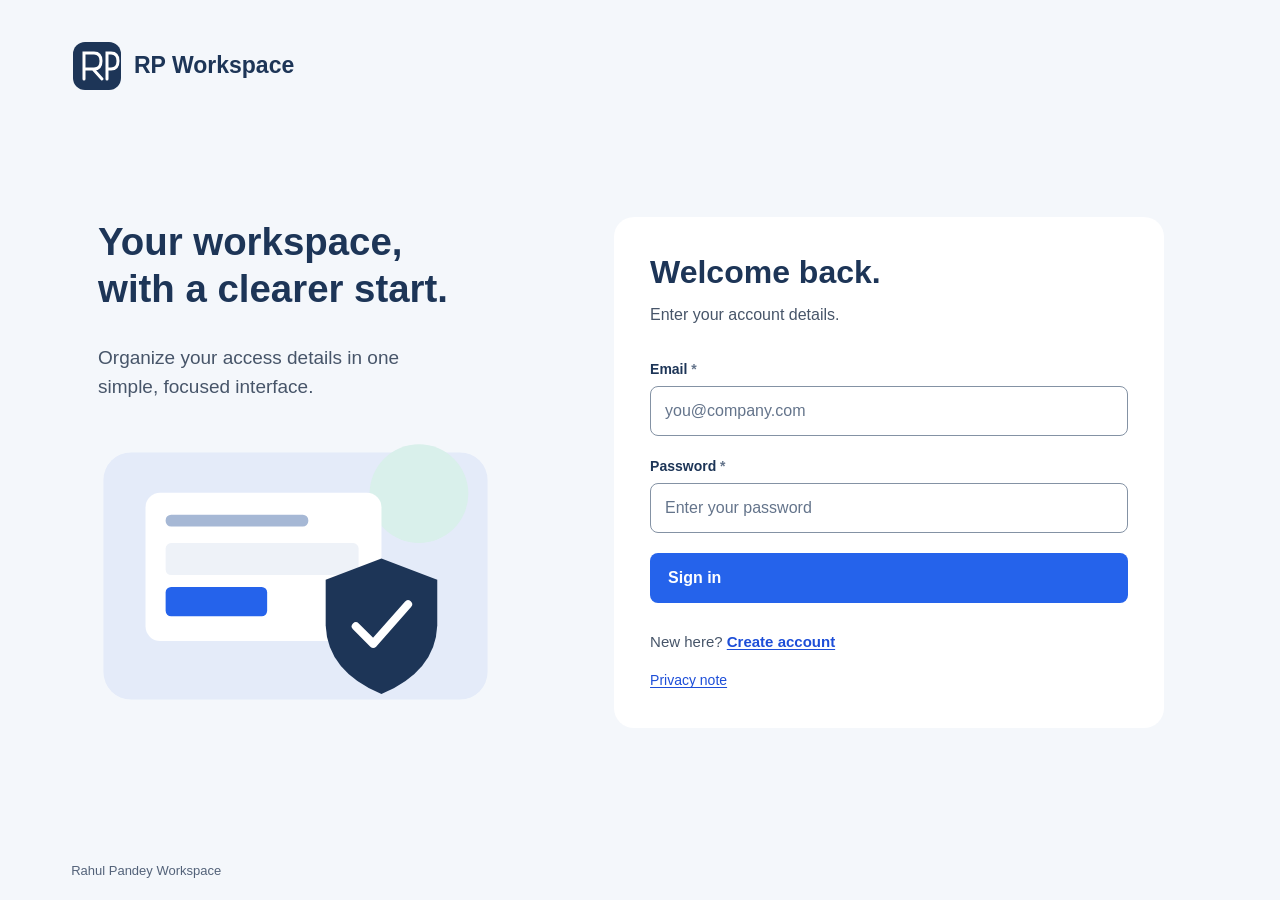
<file: index.html>
<!doctype html>
<html lang="en">
<head>
  <meta charset="utf-8">
  <meta name="viewport" content="width=device-width, initial-scale=1">
  <meta http-equiv="Content-Security-Policy" content="default-src 'self'; connect-src 'none'; form-action 'none'; object-src 'none'; base-uri 'none'">
  <title>Login | RP Workspace</title>
  <link rel="icon" href="assets/mark.svg" type="image/svg+xml">
  <link rel="stylesheet" href="styles.css">
  <script src="app.js" defer></script>
</head>
<body>
  <header class="brand">
    <img src="assets/logo.svg" width="270" height="52" alt="RP Workspace">
  </header>
  <main class="workspace">
    <aside class="intro" aria-label="About the workspace">
      <h2>Your workspace,<br> with a clearer start.</h2>
      <p>Organize your access details in one simple, focused interface.</p>
      <img src="assets/access_illustration.svg" width="480" height="330" alt="">
    </aside>
    <section class="card" aria-labelledby="form-title">
      <h1 id="form-title">Welcome back.</h1>
      <p class="subtitle">Enter your account details.</p>
      <form id="login" method="post" aria-labelledby="form-title" novalidate>
        <noscript><p>Enable JavaScript to check this form in your browser.</p></noscript>
        <fieldset disabled>
          <legend class="sr-only">Account details. All fields are required.</legend>
          <div class="field">
            <label for="email">Email <span aria-hidden="true">*</span></label>
            <input id="email" type="email" autocomplete="username" placeholder="you@company.com" required aria-describedby="email-error">
            <p class="error" id="email-error"></p>
          </div>
          <div class="field">
            <label for="password">Password <span aria-hidden="true">*</span></label>
            <input id="password" type="password" autocomplete="current-password" placeholder="Enter your password" required aria-describedby="password-error">
            <p class="error" id="password-error"></p>
          </div>
          <button type="submit">Sign in</button>
        </fieldset>
        <p class="result" role="status"></p>
      </form>
      <nav aria-label="Related pages">
        <p>New here? <a href="register.html">Create account</a></p>
        <a class="privacy-link" href="privacy.html">Privacy note</a>
      </nav>
    </section>
  </main>
  <footer>Rahul Pandey Workspace</footer>
</body>
</html>
</file>
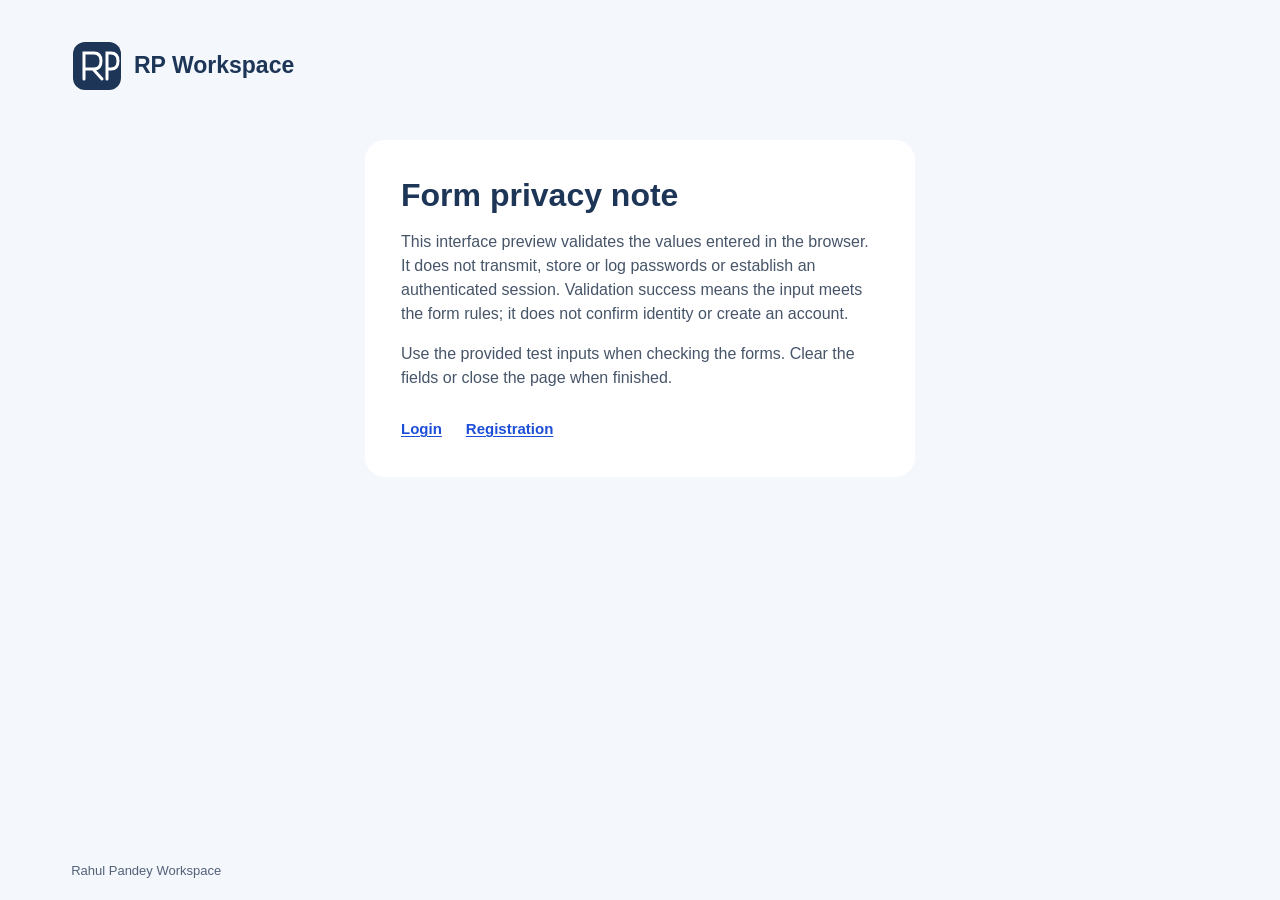
<file: privacy.html>
<!doctype html>
<html lang="en">
<head>
  <meta charset="utf-8">
  <meta name="viewport" content="width=device-width, initial-scale=1">
  <meta http-equiv="Content-Security-Policy" content="default-src 'self'; connect-src 'none'; form-action 'none'; object-src 'none'; base-uri 'none'">
  <title>Privacy note | RP Workspace</title>
  <link rel="icon" href="assets/mark.svg" type="image/svg+xml">
  <link rel="stylesheet" href="styles.css">
</head>
<body>
  <header class="brand">
    <img src="assets/logo.svg" width="270" height="52" alt="RP Workspace">
  </header>
  <main class="privacy-page card">
    <h1>Form privacy note</h1>
    <p>This interface preview validates the values entered in the browser. It does not transmit, store or log passwords or establish an authenticated session. Validation success means the input meets the form rules; it does not confirm identity or create an account.</p>
    <p>Use the provided test inputs when checking the forms. Clear the fields or close the page when finished.</p>
    <nav aria-label="Return to forms"><a href="index.html">Login</a> <a href="register.html">Registration</a></nav>
  </main>
  <footer>Rahul Pandey Workspace</footer>
</body>
</html>
</file>
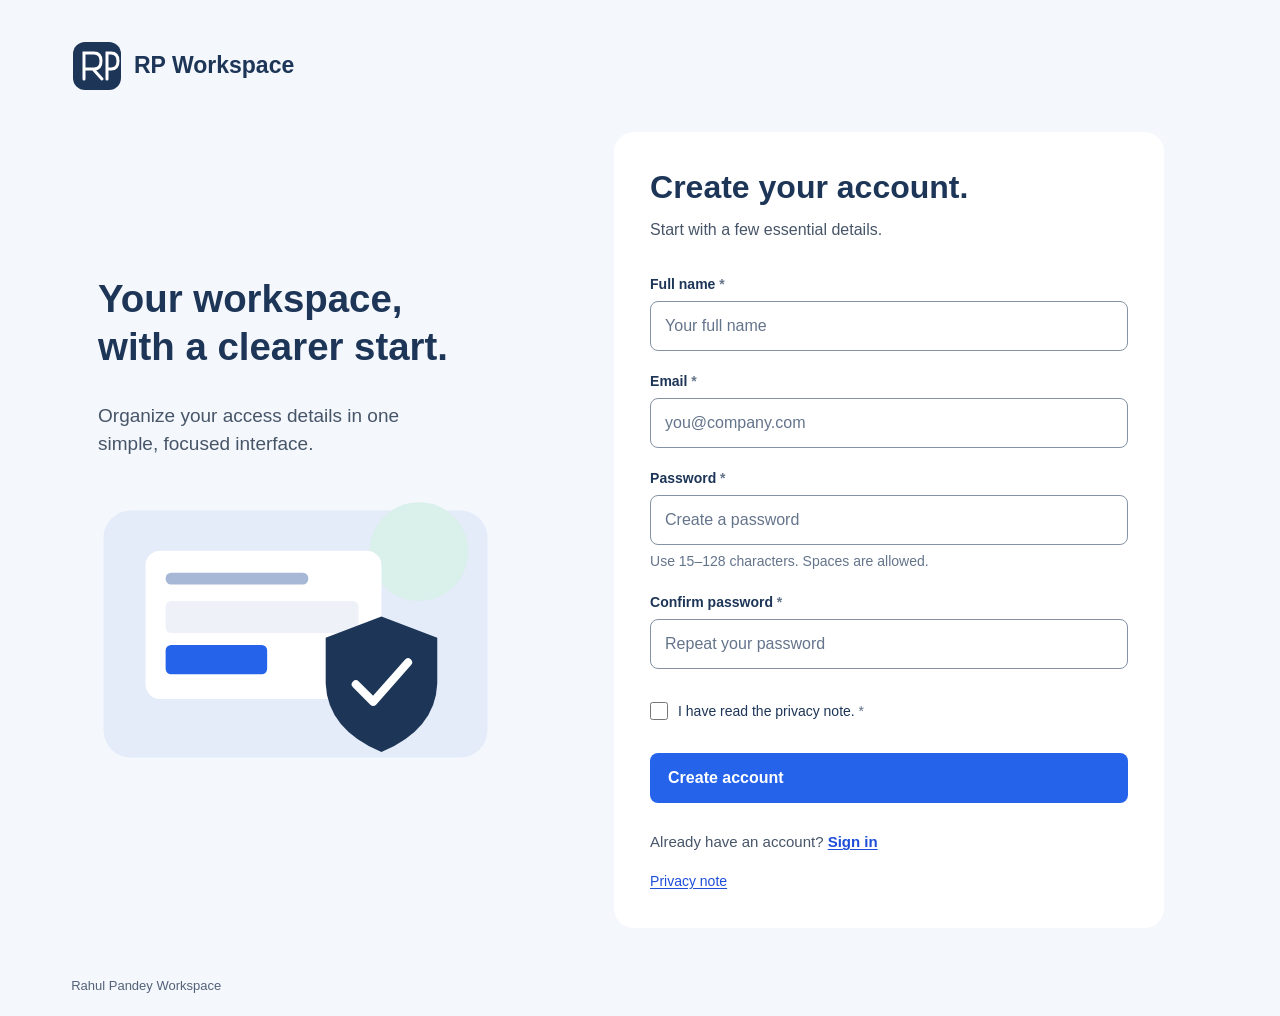
<file: register.html>
<!doctype html>
<html lang="en">
<head>
  <meta charset="utf-8">
  <meta name="viewport" content="width=device-width, initial-scale=1">
  <meta http-equiv="Content-Security-Policy" content="default-src 'self'; connect-src 'none'; form-action 'none'; object-src 'none'; base-uri 'none'">
  <title>Registration | RP Workspace</title>
  <link rel="icon" href="assets/mark.svg" type="image/svg+xml">
  <link rel="stylesheet" href="styles.css">
  <script src="app.js" defer></script>
</head>
<body>
  <header class="brand">
    <img src="assets/logo.svg" width="270" height="52" alt="RP Workspace">
  </header>
  <main class="workspace">
    <aside class="intro" aria-label="About the workspace">
      <h2>Your workspace,<br> with a clearer start.</h2>
      <p>Organize your access details in one simple, focused interface.</p>
      <img src="assets/access_illustration.svg" width="480" height="330" alt="">
    </aside>
    <section class="card" aria-labelledby="form-title">
      <h1 id="form-title">Create your account.</h1>
      <p class="subtitle">Start with a few essential details.</p>
      <form id="registration" method="post" aria-labelledby="form-title" novalidate>
        <noscript><p>Enable JavaScript to check this form in your browser.</p></noscript>
        <fieldset disabled>
          <legend class="sr-only">Account details. All fields are required.</legend>
          <div class="field">
            <label for="full-name">Full name <span aria-hidden="true">*</span></label>
            <input id="full-name" type="text" autocomplete="name" placeholder="Your full name" required aria-describedby="full-name-error">
            <p class="error" id="full-name-error"></p>
          </div>
          <div class="field">
            <label for="email">Email <span aria-hidden="true">*</span></label>
            <input id="email" type="email" autocomplete="username" placeholder="you@company.com" required aria-describedby="email-error">
            <p class="error" id="email-error"></p>
          </div>
          <div class="field">
            <label for="password">Password <span aria-hidden="true">*</span></label>
            <input id="password" type="password" autocomplete="new-password" placeholder="Create a password" required aria-describedby="password-hint password-error">
            <p id="password-hint" class="hint">Use 15–128 characters. Spaces are allowed.</p>
            <p class="error" id="password-error"></p>
          </div>
          <div class="field">
            <label for="confirmation">Confirm password <span aria-hidden="true">*</span></label>
            <input id="confirmation" type="password" autocomplete="new-password" placeholder="Repeat your password" required aria-describedby="confirmation-error">
            <p class="error" id="confirmation-error"></p>
          </div>
          <div class="field">
            <label class="consent" for="privacy">
              <input id="privacy" type="checkbox" required aria-describedby="privacy-error">
              <span>I have read the privacy note. <span aria-hidden="true">*</span></span>
            </label>
            <p class="error" id="privacy-error"></p>
          </div>
          <button type="submit">Create account</button>
        </fieldset>
        <p class="result" role="status"></p>
      </form>
      <nav aria-label="Related pages">
        <p>Already have an account? <a href="index.html">Sign in</a></p>
        <a class="privacy-link" href="privacy.html">Privacy note</a>
      </nav>
    </section>
  </main>
  <footer>Rahul Pandey Workspace</footer>
</body>
</html>
</file>
<file: styles.css>
* { box-sizing: border-box; }
:root {
  /* Inline errors change the form height. Keep browser anchoring from competing with field focus. */
  overflow-anchor: none;
  font-family: Arial, Helvetica, sans-serif;
  color: #475569;
  background: #f4f7fb;
  --navy: #1d3557;
  --blue: #2563eb;
  --muted: #64748b;
  --error: #b42318;
}
body {
  margin: 0 auto; max-width: 100rem; min-height: 100vh;
  padding: 2.5rem clamp(1.25rem, 5.56vw, 5rem) 1.25rem;
  display: flex; flex-direction: column; line-height: 1.5;
}
.brand img { display: block; max-width: 100%; height: auto; }
.workspace {
  display: grid; grid-template-columns: minmax(0, 1fr) minmax(0, 34.375rem);
  align-items: center; gap: clamp(2rem, 6vw, 6rem);
  padding: 2.5rem min(3.5vw, 3.125rem) 3rem min(2.1vw, 1.875rem);
  flex: 1;
}
.intro h2 { color: var(--navy); font-size: clamp(2rem, 3vw, 2.7rem); line-height: 1.23; margin: 0; }
.intro p { max-width: 21rem; font-size: 1.1875rem; margin: 2rem 0 1.5rem; }
.intro img { width: 100%; max-width: 30rem; height: auto; display: block; margin-left: -5%; }
.card { width: 100%; max-width: 34.375rem; padding: 2.25rem; border-radius: 1.25rem; background: white; }
h1 { color: var(--navy); font-size: 2rem; margin: 0; line-height: 1.2; }
.subtitle { margin: .75rem 0 2rem; }
fieldset { border: 0; padding: 0; margin: 0; min-width: 0; display: grid; gap: 1.25rem; }
label { display: block; margin-bottom: .375rem; color: var(--navy); font-size: .875rem; font-weight: bold; }
label [aria-hidden] { color: var(--muted); }
input:not([type="checkbox"]), button {
  width: 100%; min-height: 3.125rem; border-radius: .5rem; padding: .75rem .875rem; font: inherit;
}
input:not([type="checkbox"]) { color: var(--navy); border: 1px solid #8492a4; background: white; }
input::placeholder { color: var(--muted); opacity: 1; }
input[aria-invalid="true"]:not([type="checkbox"]) { border-color: var(--error); }
.consent { display: flex; align-items: center; gap: .625rem; margin: 0; min-height: 2.75rem; font-weight: normal; cursor: pointer; }
.consent input { accent-color: var(--blue); width: 1.125rem; height: 1.125rem; margin: 0; flex: none; }
button { border: 0; color: white; background: var(--blue); font-weight: bold; text-align: left; padding-inline: 1.125rem; cursor: pointer; }
button:hover { background: #1d4ed8; }
:focus-visible, input[aria-invalid="true"]:focus { outline: 3px solid var(--navy); outline-offset: 3px; }
.hint, .error { font-size: .875rem; margin: .375rem 0 0; }
.hint { color: var(--muted); }
.error { color: var(--error); }
.error:empty, .result:empty { margin: 0; }
.result:not(:empty) { margin: 1rem 0 0; padding: .75rem 1rem; background: #d9f0eb; border-radius: .5rem; color: var(--navy); }
a { color: #1d4ed8; font-weight: bold; text-underline-offset: .16em; }
nav { margin-top: 1.75rem; font-size: .9375rem; }
nav p { margin: 0 0 1rem; }
.privacy-link { font-size: .875rem; font-weight: normal; }
footer { margin-top: auto; font-size: .8125rem; color: #536279; }
.privacy-page { align-self: center; margin: 3rem 0; }
.privacy-page nav { display: flex; gap: 1.5rem; flex-wrap: wrap; }
.sr-only { position: absolute; width: 1px; height: 1px; overflow: hidden; clip-path: inset(50%); white-space: nowrap; }
@media (max-width: 768px) {
  body { padding: 1.5rem 1.25rem 1.25rem; }
  .brand img { width: 14.375rem; }
  .workspace { display: block; padding: 2.625rem 0; }
  .intro { display: none; }
  .card { margin-inline: auto; padding: 1.75rem 1.375rem; }
  h1 { font-size: 1.5rem; }
}
</file>
